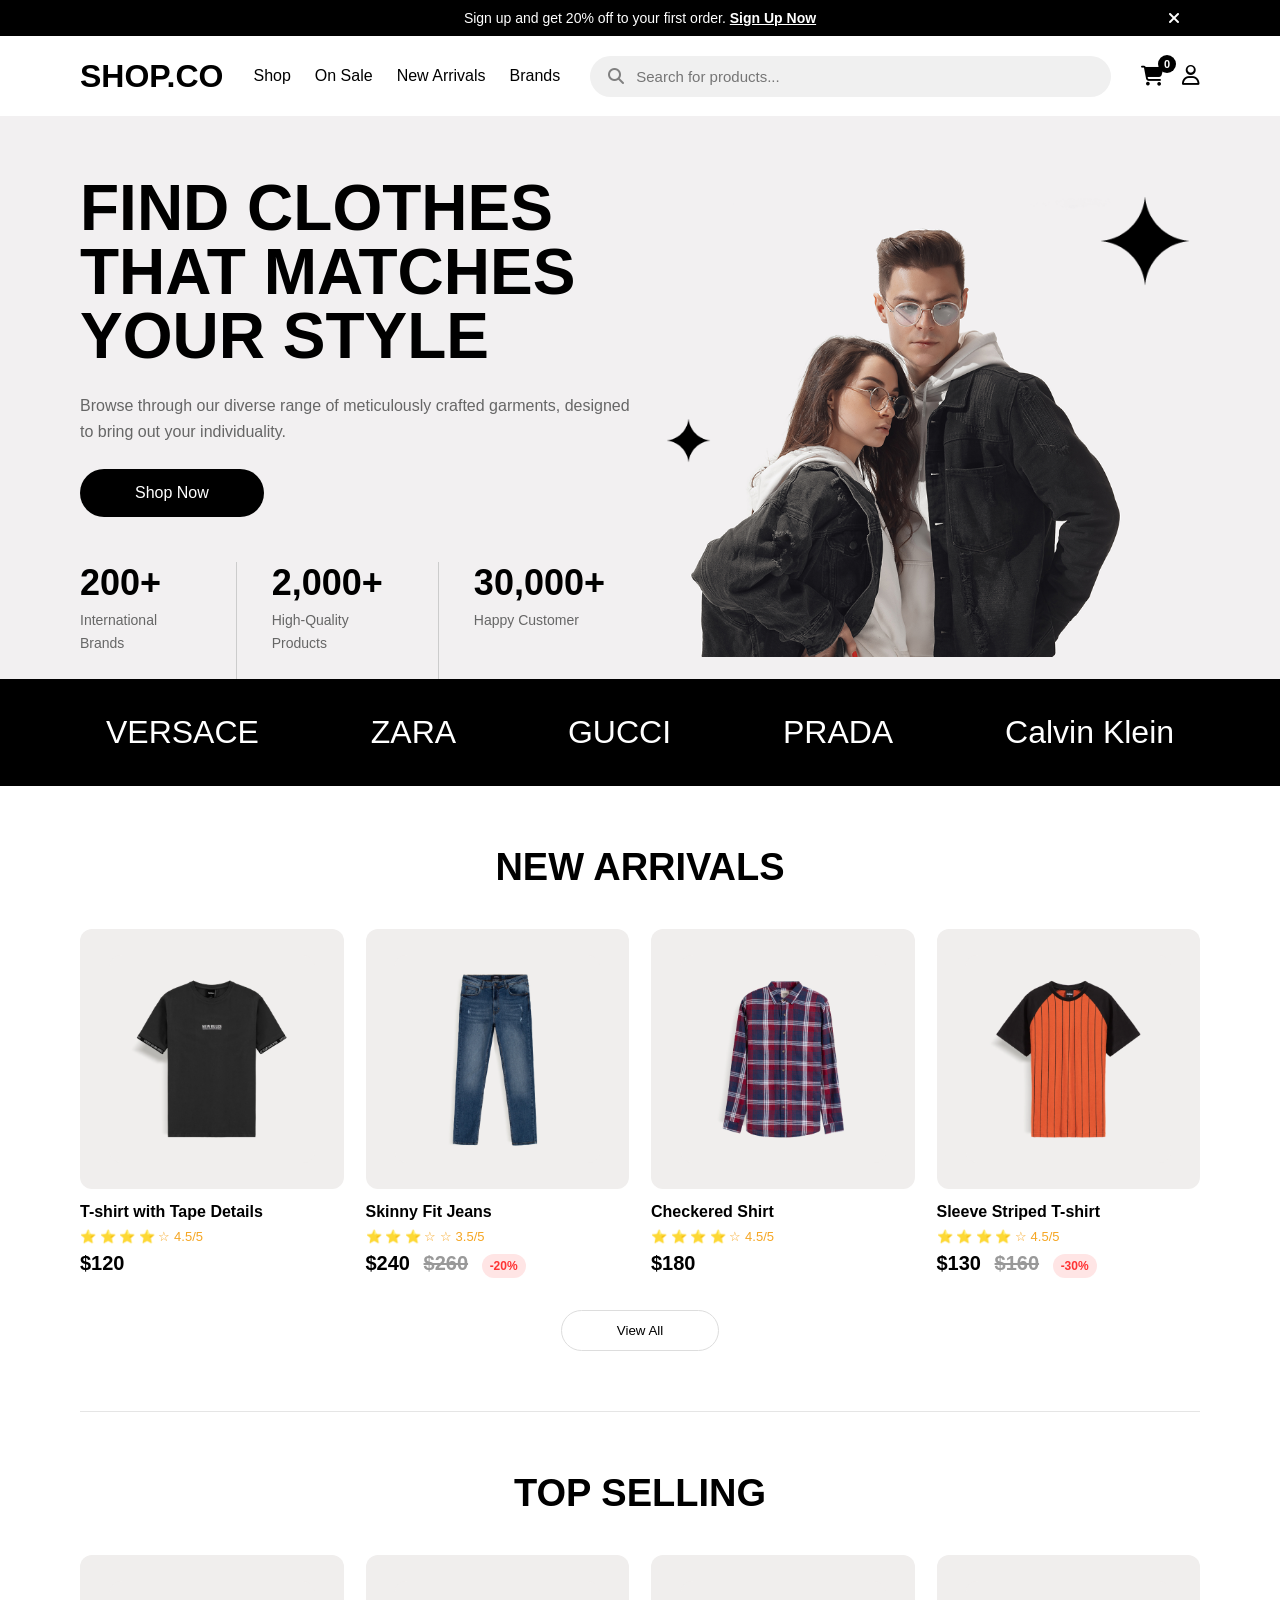
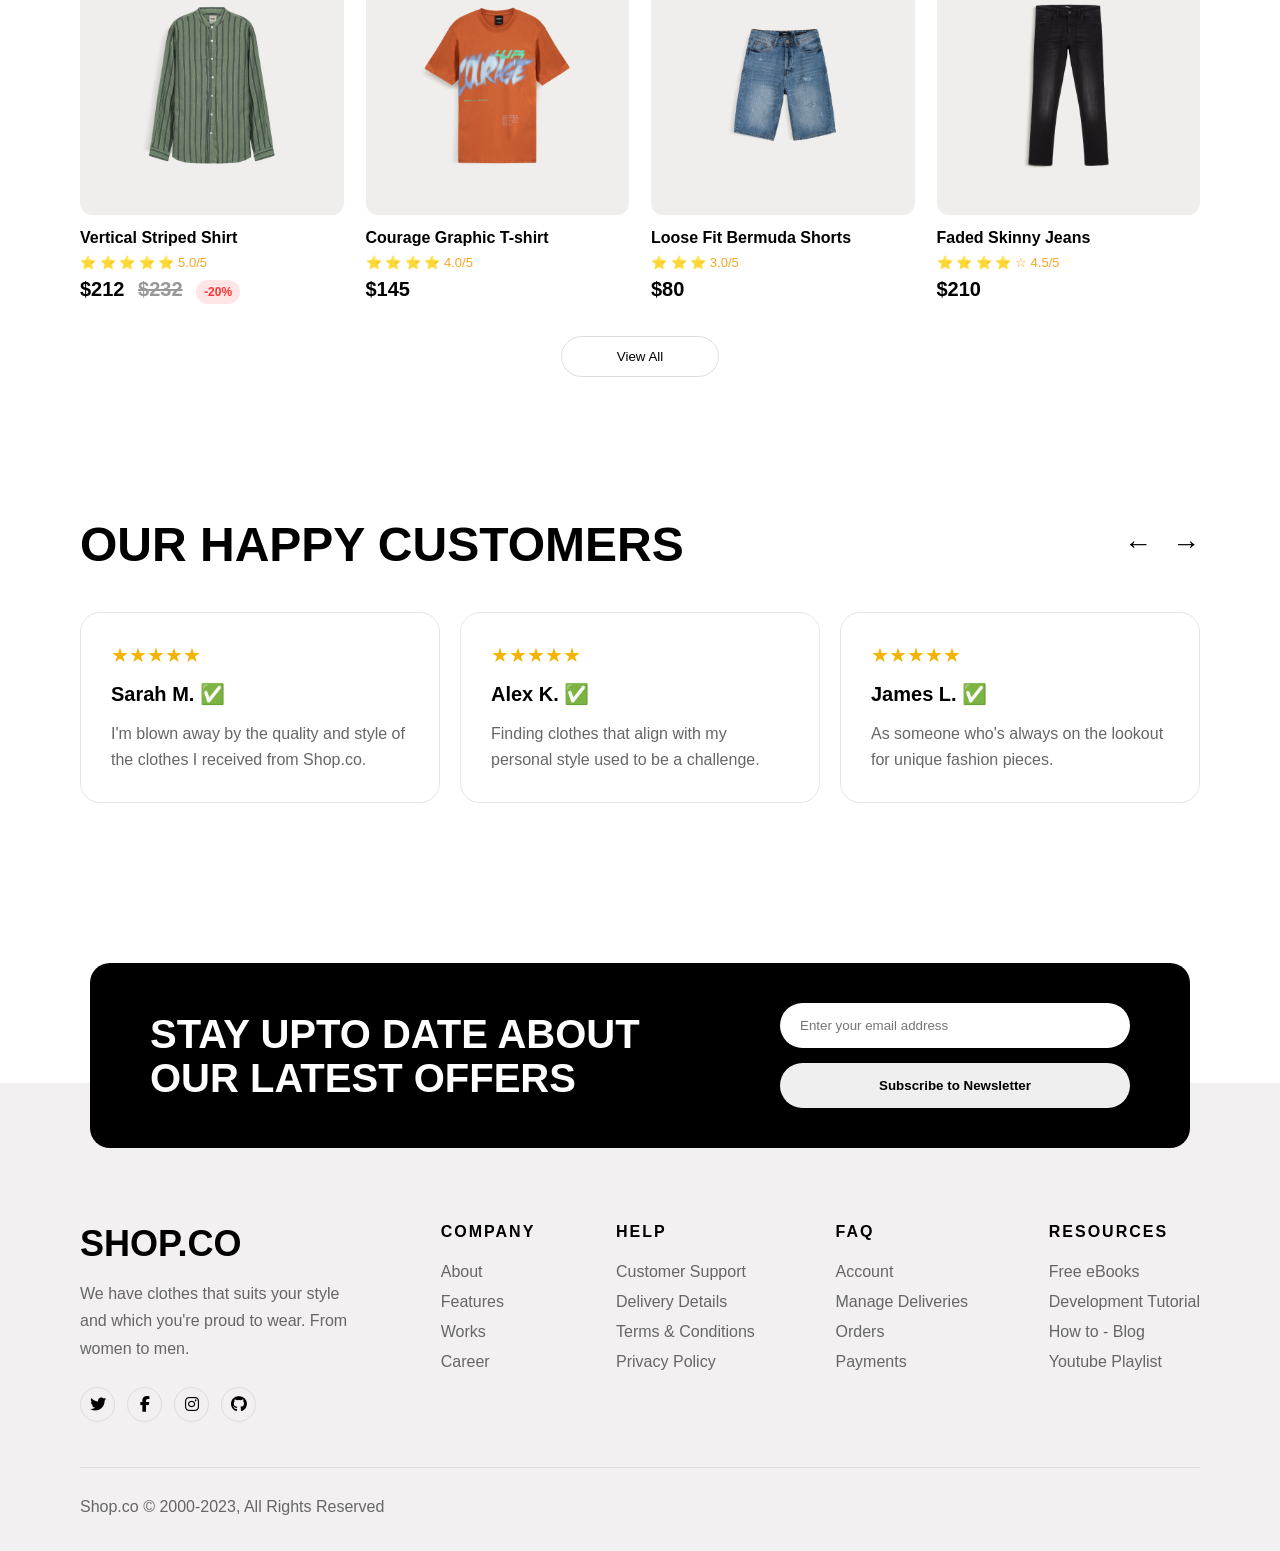
<file: index.html>
<!DOCTYPE html>
<html lang="en">
<head>
  <meta charset="UTF-8">
  <meta name="viewport" content="width=device-width, initial-scale=1.0">
  <title>SHOP.CO Clone</title>

  <link rel="stylesheet" href="css/home.css">
  <link rel="stylesheet" href="css/navbar.css">
  <link rel="stylesheet" href="css/footer.css">

  <!-- Icons -->
  <link rel="stylesheet"
  href="https://cdnjs.cloudflare.com/ajax/libs/font-awesome/6.5.1/css/all.min.css">
</head>
<body>

  <!-- Top Offer Bar -->
 <!-- Navbar -->
<div id="navbar-container"></div>

<!-- Hero Section -->

<section class="hero">

    <img src="images/star1.png" class="star-big">
<img src="images/star2.png" class="star-small">

  <!-- Left Content -->

  <div class="hero-left">

    <h1>
      FIND CLOTHES THAT MATCHES YOUR STYLE
    </h1>

    <p>
      Browse through our diverse range of meticulously crafted garments,
      designed to bring out your individuality.
    </p>

    <button>Shop Now</button>
    <div class="stats">

  <div class="stat-box">
    <h2>200+</h2>
    <p>International Brands</p>
  </div>

  <div class="stat-box">
    <h2>2,000+</h2>
    <p>High-Quality Products</p>
  </div>

  <div class="stat-box">
    <h2>30,000+</h2>
    <p>Happy Customer</p>
  </div>

</div>

  </div>

  <!-- Right Image -->

  <div class="hero-right">

    <img src="images/hero.png" alt="hero image">

  </div>

</section>

<section class="brands">

    <h2>VERSACE</h2>
    <h2>ZARA</h2>
    <h2>GUCCI</h2>
    <h2>PRADA</h2>
    <h2>Calvin Klein</h2>

</section>

<!-- New Arrivals Section -->
<section class="products-section">

  <h2 class="section-title">NEW ARRIVALS</h2>

  <div class="products-grid" id="new-arrivals-grid">


  </div>

  <button class="view-btn">View All</button>

</section>

<hr class="section-line">

<section class="products-section">

  <h2 class="section-title">TOP SELLING</h2>

  <div class="products-grid " id="top-selling-grid">


  </div>

  <button class="view-btn">View All</button>

</section>

<!-- Dress Style Image Section -->
<!-- <section class="dress-image-section">

  <img src="images/dress-style.png" alt="Browse by Dress Style">

</section> -->

<section class="customers">

    <div class="customer-header">

        <h2>OUR HAPPY CUSTOMERS</h2>

        <div class="arrows">
            <span>&larr;</span>
            <span>&rarr;</span>
        </div>

    </div>

    <div class="customer-cards">

        <div class="customer-card">

            <div class="stars">★★★★★</div>

            <h3>Sarah M. ✅</h3>

            <p>
                I'm blown away by the quality and style of the clothes I received from Shop.co.
            </p>

        </div>

        <div class="customer-card">

            <div class="stars">★★★★★</div>

            <h3>Alex K. ✅</h3>

            <p>
                Finding clothes that align with my personal style used to be a challenge.
            </p>

        </div>

        <div class="customer-card">

            <div class="stars">★★★★★</div>

            <h3>James L. ✅</h3>

            <p>
                As someone who's always on the lookout for unique fashion pieces.
            </p>

        </div>

    </div>

    </section>

    <!-- newsletter component -->

<div id="newsletter-container"></div>

<!-- footer components -->
<div id="footer-container"></div>

</body>
<script src="js/components.js"></script>
<script src="js/cartCounter.js"></script>
<script src="js/home.js"></script>
</html>
</file>
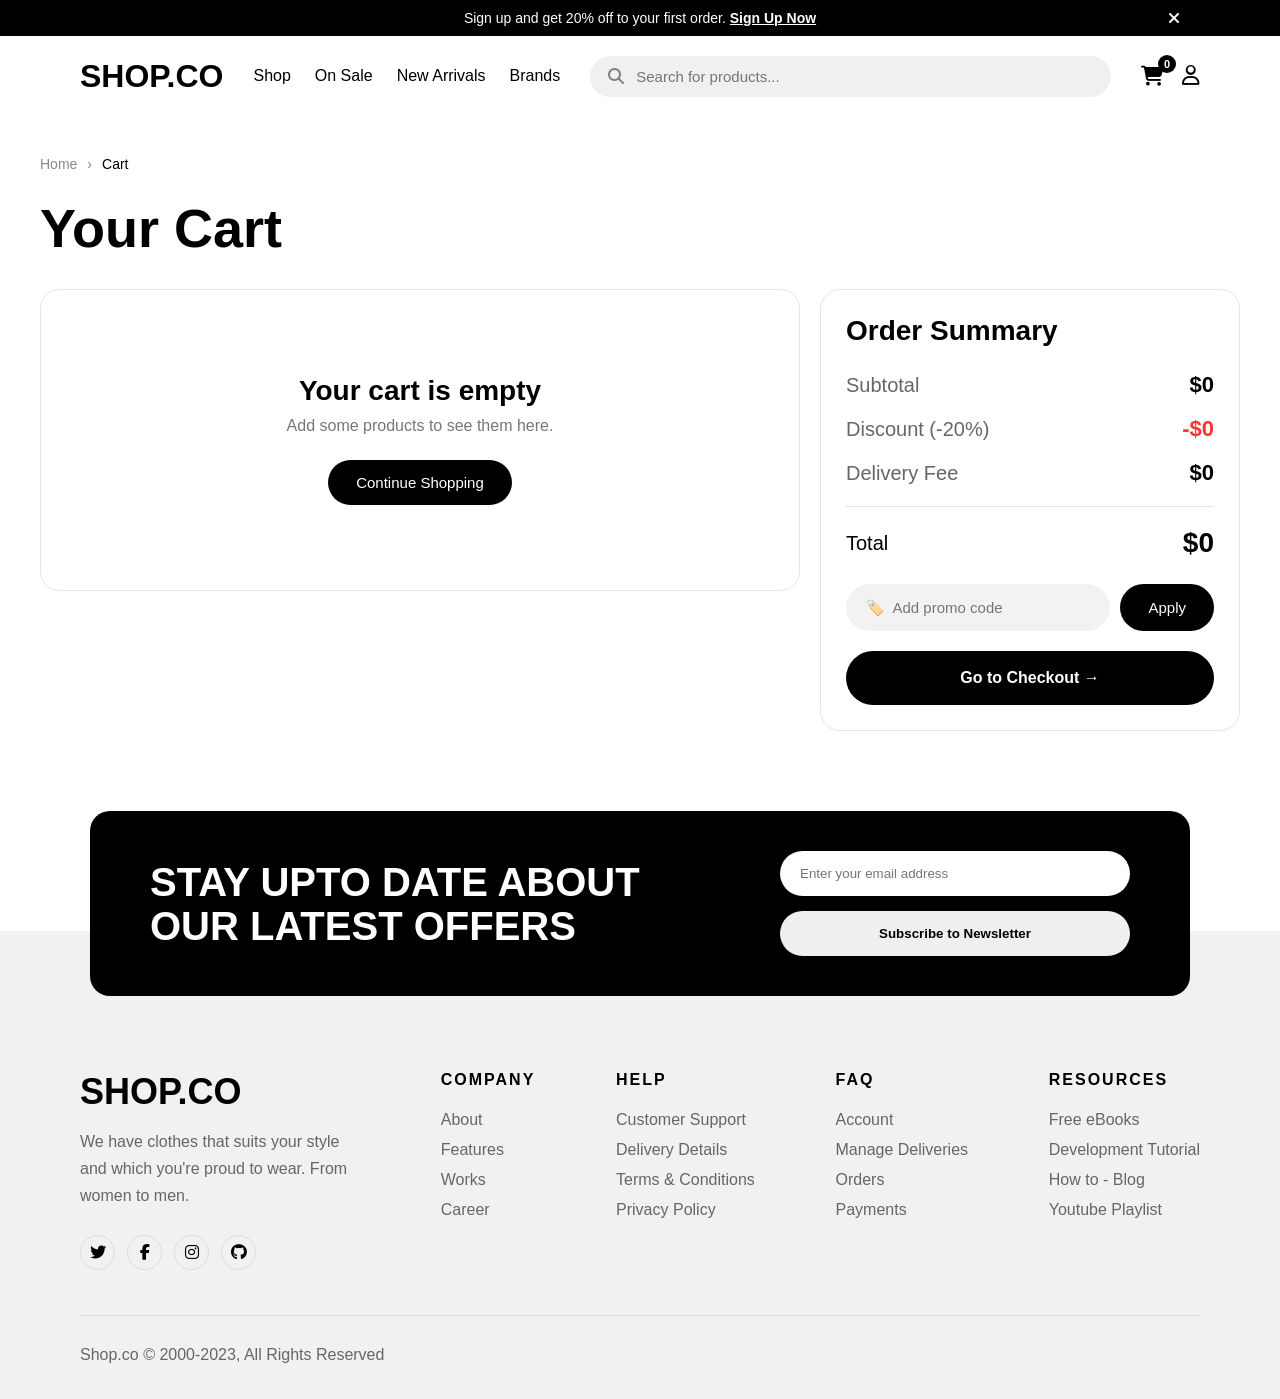
<file: pages/cart.html>
<!DOCTYPE html>
<html lang="en">
<head>
    <meta charset="UTF-8">
    <meta name="viewport" content="width=device-width, initial-scale=1.0">
    <title>Cart - SHOP.CO</title>

    <link rel="stylesheet" href="../css/navbar.css">
    <link rel="stylesheet" href="../css/cart.css">
    <link rel="stylesheet" href="../css/footer.css">
    <link rel="stylesheet" href="../css/toast.css">

    <link rel="stylesheet" href="https://cdnjs.cloudflare.com/ajax/libs/font-awesome/6.5.0/css/all.min.css">

    <script src="../js/components.js" defer></script>
</head>
<body>

    <div id="navbar-container"></div>

    <main class="cart-page">

        <div class="breadcrumb">
            <a href="../index.html">Home</a>
            <span>›</span>
            <p>Cart</p>
        </div>

        <h1>Your Cart</h1>

        <section class="cart-layout">

            <div class="cart-items" id="cart-items"></div>

            <div class="order-summary" id="order-summary">

                <h2>Order Summary</h2>

                <div class="summary-row">
                    <span>Subtotal</span>
                    <strong id="subtotal">$0</strong>
                </div>

                <div class="summary-row">
                    <span>Discount (-20%)</span>
                    <strong class="discount-price" id="discount">-$0</strong>
                </div>

                <div class="summary-row">
                    <span>Delivery Fee</span>
                    <strong id="delivery-fee">$0</strong>
                </div>

                <div class="summary-line"></div>

                <div class="summary-row total-row">
                    <span>Total</span>
                    <strong id="total-price">$0</strong>
                </div>

                <div class="promo-box">
                    <input type="text" id="promo-code" placeholder="🏷️  Add promo code">
                    <button>Apply</button>
                </div>

                <button class="checkout-btn">
                    Go to Checkout →
                </button>

            </div>

        </section>

    </main>

    <div id="newsletter-container"></div>

    <div id="footer-container"></div>

    <script src="../js/cartCounter.js"></script>
    <script src="../js/toast.js"></script>
    <script src="../js/cart.js"></script>

</body>
</html>
</file>
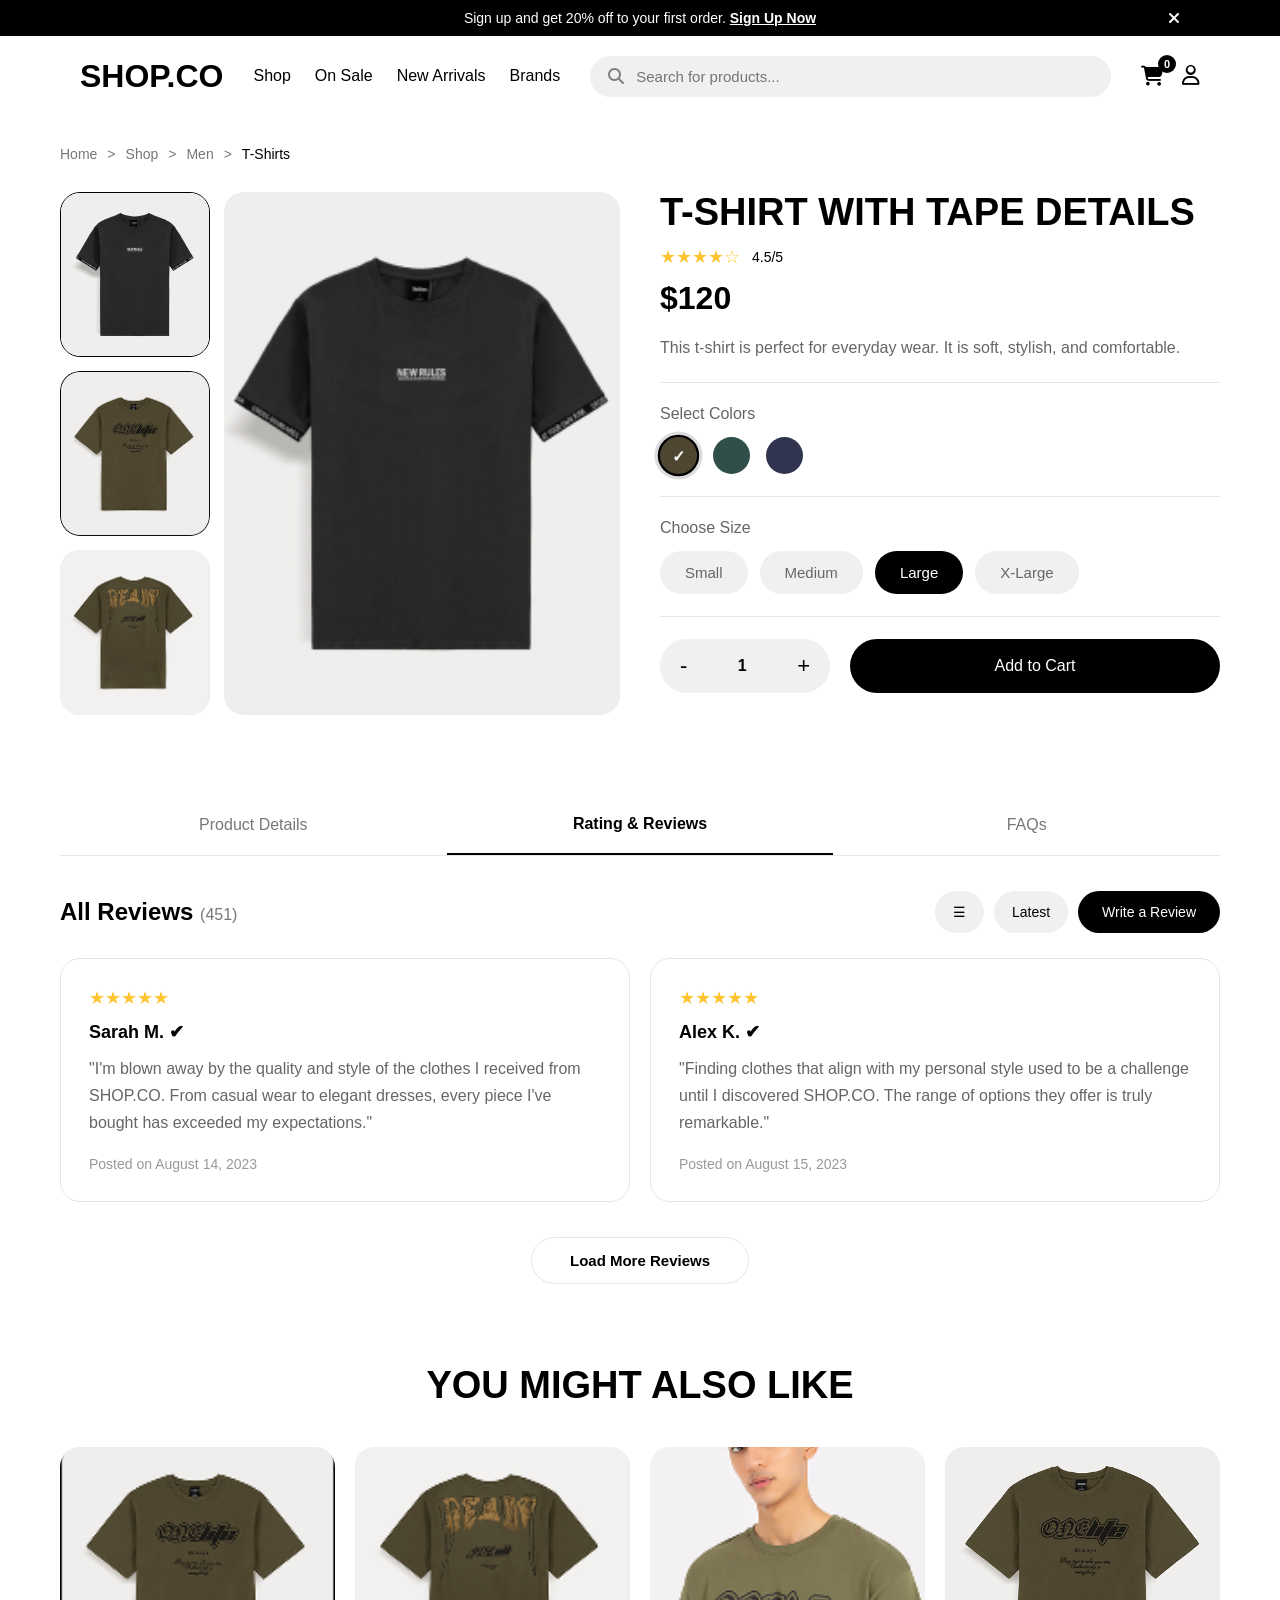
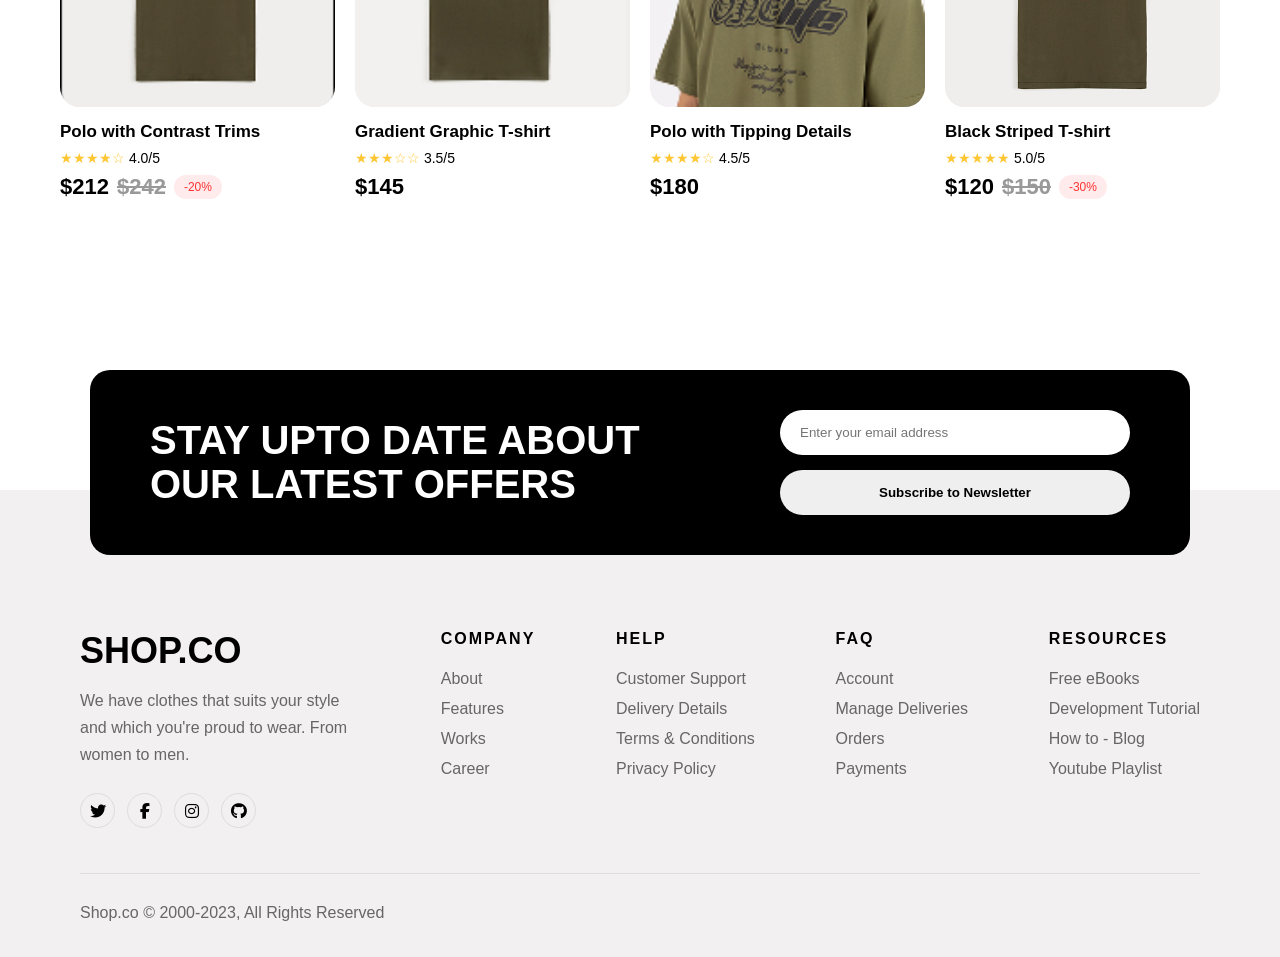
<file: pages/product.html>
<!DOCTYPE html>
<html lang="en">
<head>
    <meta charset="UTF-8">
    <meta name="viewport" content="width=device-width, initial-scale=1.0">
    <title>Product Details - SHOP.CO</title>

    <link rel="stylesheet" href="../css/navbar.css">
    <link rel="stylesheet" href="../css/footer.css">
    <link rel="stylesheet" href="../css/product.css">
    <link rel="stylesheet" href="../css/toast.css"> 

    <link rel="stylesheet" href="https://cdnjs.cloudflare.com/ajax/libs/font-awesome/6.5.1/css/all.min.css">
</head>
<body>

    <!-- Navbar -->
    <div id="navbar-container"></div>

    <!-- Product Details Section -->
    <section class="product-details">

        <div class="breadcrumb">
            <a href="../index.html">Home</a>
            <span>></span>
            <a href="#">Shop</a>
            <span>></span>
            <a href="#">Men</a>
            <span>></span>
            <p id="breadcrumb-category">T-Shirts</p>
        </div>

        <div class="product-container">

            <!-- Product Images -->
            <div class="product-gallery">

                <div class="small-images" id="thumbnail-container">
                    <img src="../images/product-1.png" alt="Product thumbnail">
                    <img src="../images/product-2.png" alt="Product thumbnail">
                    <img src="../images/product-3.png" alt="Product thumbnail">
                </div>

                <div class="main-image">
                    <img id="main-product-image" src="../images/product-main.png" alt="Main product image">
                </div>

            </div>

            <!-- Product Info -->
            <div class="product-info">

                <h1 id="product-name">ONE LIFE GRAPHIC T-SHIRT</h1>

                <div class="rating">
                    <span id="product-stars">★★★★★</span>
                    <span id="product-rating">4.5/5</span> 
                </div>

                <div class="price">
                    <h2 id="product-price">$260</h2>
                    <del id="product-old-price">$300</del>
                    <div class="discount" id="product-discount">-40%</div>
                </div>

                <p class="description" id="product-description">
                    This graphic t-shirt which is perfect for any occasion.
                    Crafted from a soft and breathable fabric, it offers superior
                    comfort and style.
                </p>

                <hr>

                <div class="colors-section">
                    <p>Select Colors</p>

                    <div class="colors" id="product-colors">
                        <button class="color brown active-color" data-color="brown"></button>
                        <button class="color green" data-color="green"></button>
                        <button class="color navy" data-color="navy"></button>
                    </div>
                </div>

                <hr>

                <div class="sizes-section">
                    <p>Choose Size</p>

                    <div class="sizes" id="product-sizes">
                        <button data-size="Small">Small</button>
                        <button data-size="Medium">Medium</button>
                        <button class="active-size" data-size="Large">Large</button>
                        <button data-size="X-Large">X-Large</button>
                    </div>
                </div>

                <hr>

                <div class="cart-section">

                    <div class="quantity">
                        <button id="decrease-qty">-</button>
                        <span id="product-quantity">1</span>
                        <button id="increase-qty">+</button>
                    </div>

                    <button class="add-cart" id="add-to-cart-btn">
                        Add to Cart
                    </button>

                </div>

            </div>

        </div>

    </section>

    <!-- Product Tabs Section -->
    <section class="product-tabs">

        <div class="tabs-header">
            <button data-tab="details">Product Details</button>
            <button class="active-tab" data-tab="reviews">Rating & Reviews</button>
            <button data-tab="faqs">FAQs</button>
        </div>

        <div class="reviews-top">
            <h2>
                All Reviews
                <span id="reviews-count">(451)</span>
            </h2>

            <div class="review-actions">
                <button class="filter-btn">☰</button>
                <button class="latest-btn">Latest</button>
                <button class="write-review-btn">Write a Review</button>
            </div>
        </div>

        <div class="reviews-grid" id="reviews-container">

            <div class="review-card">
                <div class="review-stars">★★★★★</div>

                <h3>Sarah M. ✔</h3>

                <p>
                    "I'm blown away by the quality and style of the clothes I received from SHOP.CO.
                    From casual wear to elegant dresses, every piece I've bought has exceeded my expectations."
                </p>

                <span>Posted on August 14, 2023</span>
            </div>

            <div class="review-card">
                <div class="review-stars">★★★★★</div>

                <h3>Alex K. ✔</h3>

                <p>
                    "Finding clothes that align with my personal style used to be a challenge until I discovered SHOP.CO.
                    The range of options they offer is truly remarkable."
                </p>

                <span>Posted on August 15, 2023</span>
            </div>

        </div>

        <div class="load-more-box">
            <button id="load-more-reviews">Load More Reviews</button>
        </div>

    </section>

    <section class="related-products">

    <h2>YOU MIGHT ALSO LIKE</h2>

    <div class="related-products-grid">

        <!-- Product Card 1 -->
        <div class="product-card">
            <div class="product-image">
                <img src="../images/product-1.png" alt="">
            </div>

            <h3>Polo with Contrast Trims</h3>
            <p class="stars">★★★★☆ <span>4.0/5</span></p>

            <div class="product-price">
                <strong>$212</strong>
                <del>$242</del>
                <span>-20%</span>
            </div>
        </div>

        <!-- Product Card 2 -->
        <div class="product-card">
            <div class="product-image">
                <img src="../images/product-2.png" alt="">
            </div>

            <h3>Gradient Graphic T-shirt</h3>
            <p class="stars">★★★☆☆ <span>3.5/5</span></p>

            <div class="product-price">
                <strong>$145</strong>
            </div>
        </div>

        <!-- Product Card 3 -->
        <div class="product-card">
            <div class="product-image">
                <img src="../images/product-3.png" alt="">
            </div>

            <h3>Polo with Tipping Details</h3>
            <p class="stars">★★★★☆ <span>4.5/5</span></p>

            <div class="product-price">
                <strong>$180</strong>
            </div>
        </div>

        <!-- Product Card 4 -->
        <div class="product-card">
            <div class="product-image">
                <img src="../images/product-main.png" alt="">
            </div>

            <h3>Black Striped T-shirt</h3>
            <p class="stars">★★★★★ <span>5.0/5</span></p>

            <div class="product-price">
                <strong>$120</strong>
                <del>$150</del>
                <span>-30%</span>
            </div>
        </div>

    </div>

</section>

    <!-- Newsletter -->
    <div id="newsletter-container"></div>

    <!-- Footer -->
    <div id="footer-container"></div>

    <script src="../js/components.js"></script>
    <script src="../js/toast.js"></script>
    <script src="../js/cartCounter.js"></script>
    <script src="../js/product.js"></script>
    
</body>
</html>
</file>
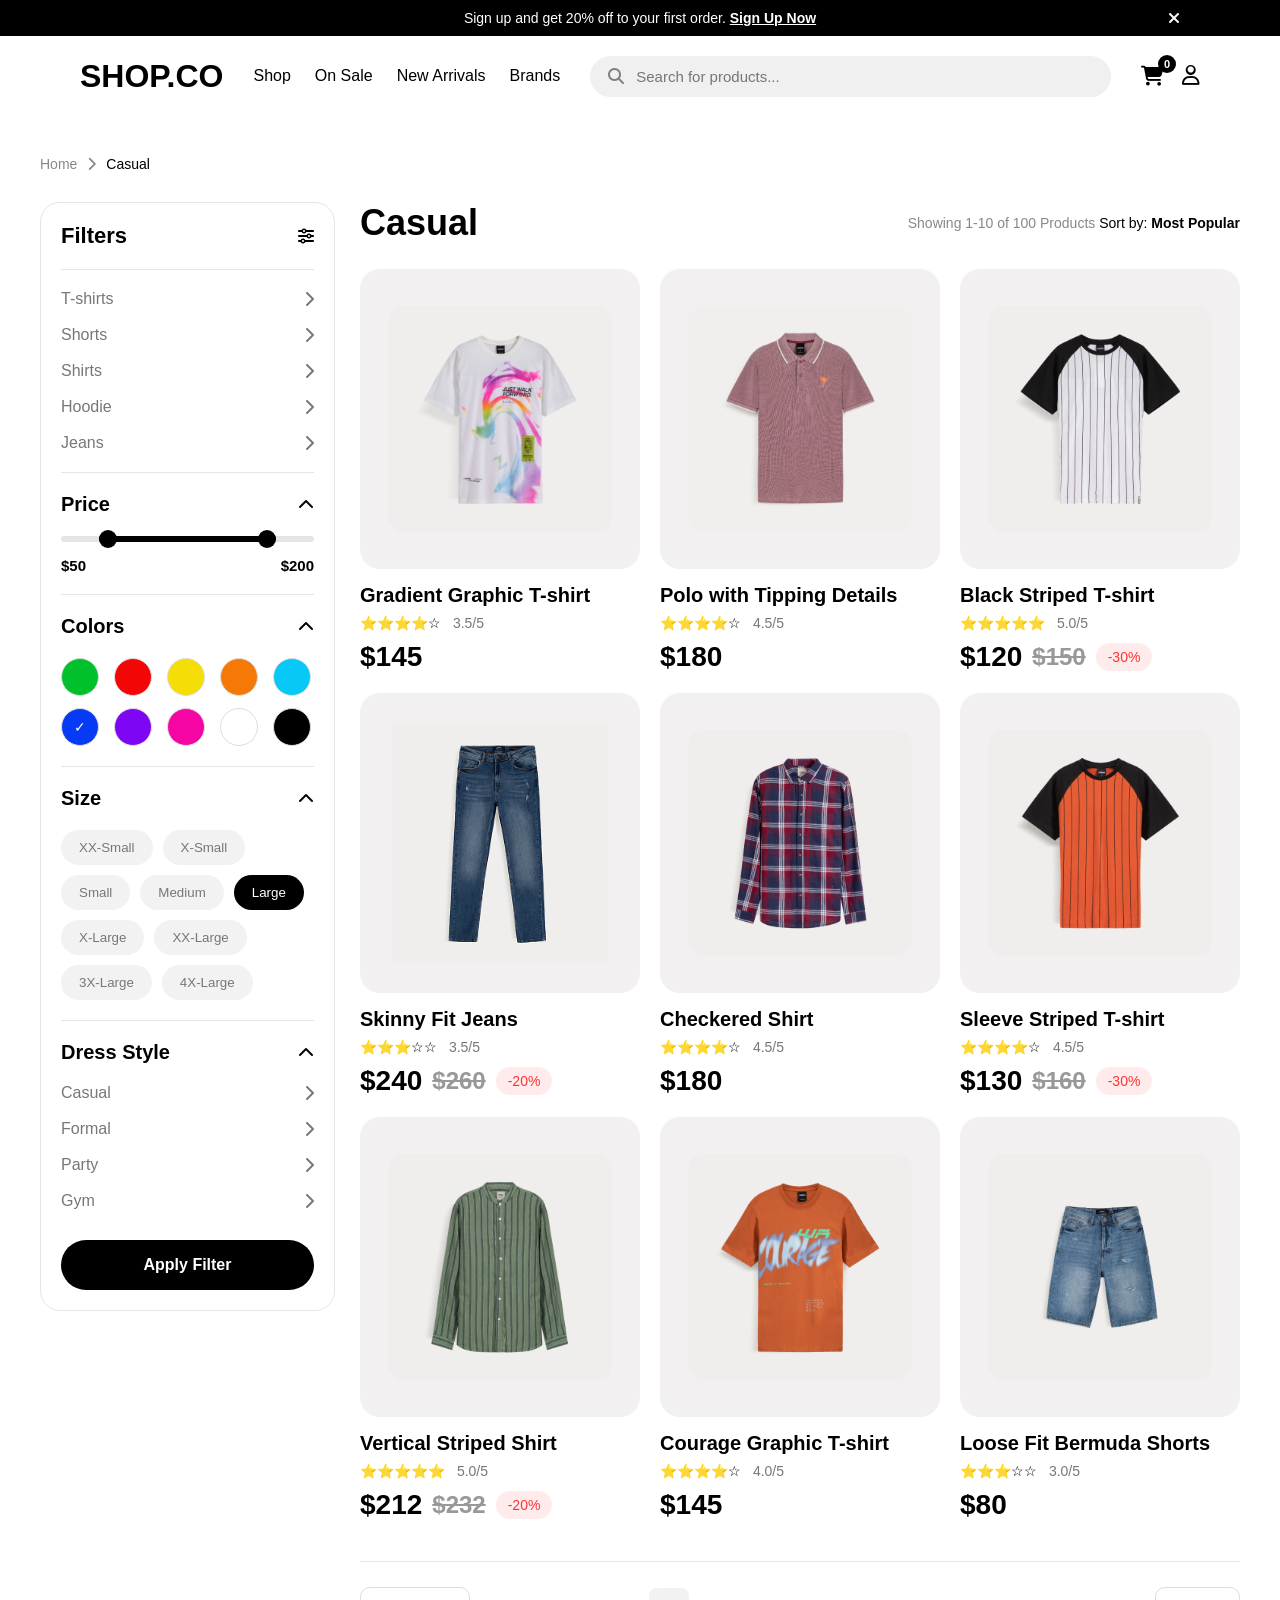
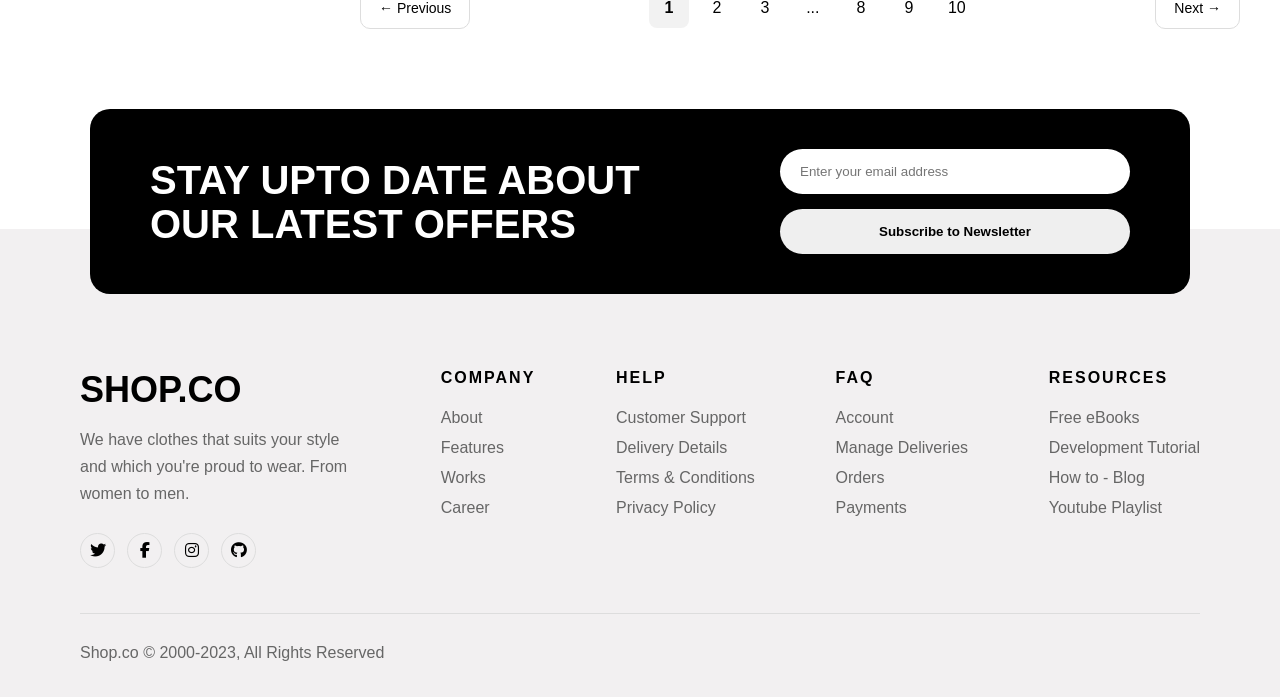
<file: pages/shop.html>
<!DOCTYPE html>
<html lang="en">
<head>
    <meta charset="UTF-8">
    <meta name="viewport" content="width=device-width, initial-scale=1.0">
    <title>Shop - SHOP.CO</title>

    <link rel="stylesheet" href="../css/navbar.css">
    <link rel="stylesheet" href="../css/shop.css">
    <link rel="stylesheet" href="../css/footer.css">

    <link rel="stylesheet" href="https://cdnjs.cloudflare.com/ajax/libs/font-awesome/6.5.0/css/all.min.css">

    <script src="../js/components.js" defer></script>
</head>
<body>

    <div id="navbar-container"></div>

    <main class="shop-page">

        <div class="breadcrumb">
            <a href="../index.html">Home</a>
            <i class="fa-solid fa-chevron-right"></i>
            <span>Casual</span>
        </div>

        <section class="shop-layout">

            <aside class="filters-sidebar">

    <div class="filter-header">
        <h3>Filters</h3>
        <i class="fa-solid fa-sliders"></i>
    </div>

    <div class="filter-section">

        <div class="filter-item">
            <span>T-shirts</span>
            <i class="fa-solid fa-chevron-right"></i>
        </div>

        <div class="filter-item">
            <span>Shorts</span>
            <i class="fa-solid fa-chevron-right"></i>
        </div>

        <div class="filter-item">
            <span>Shirts</span>
            <i class="fa-solid fa-chevron-right"></i>
        </div>

        <div class="filter-item">
            <span>Hoodie</span>
            <i class="fa-solid fa-chevron-right"></i>
        </div>

        <div class="filter-item">
            <span>Jeans</span>
            <i class="fa-solid fa-chevron-right"></i>
        </div>

    </div>

    <div class="filter-section">
        <div class="filter-title">
            <h4>Price</h4>
            <i class="fa-solid fa-chevron-up"></i>
        </div>

<div class="price-slider">

    <div class="slider-line">
        <div class="slider-active"></div>

        <span class="slider-dot left-dot"></span>
        <span class="slider-dot right-dot"></span>
    </div>

    <div class="price-values">
        <span>$50</span>
        <span>$200</span>
    </div>

</div>    </div>

    <div class="filter-section">
        <div class="filter-title">
            <h4>Colors</h4>
            <i class="fa-solid fa-chevron-up"></i>
        </div>

        <div class="colors-grid">

            <span class="color green"></span>
            <span class="color red"></span>
            <span class="color yellow"></span>
            <span class="color orange"></span>
            <span class="color blue"></span>

            <span class="color darkblue active"></span>
            <span class="color purple"></span>
            <span class="color pink"></span>
            <span class="color white"></span>
            <span class="color black"></span>

        </div>
    </div>

    <div class="filter-section">
        <div class="filter-title">
            <h4>Size</h4>
            <i class="fa-solid fa-chevron-up"></i>
        </div>

        <div class="sizes-grid">

            <button>XX-Small</button>
            <button>X-Small</button>
            <button>Small</button>
            <button>Medium</button>

            <button class="active-size">Large</button>
            <button>X-Large</button>
            <button>XX-Large</button>
            <button>3X-Large</button>
            <button>4X-Large</button>

        </div>
    </div>

    <div class="filter-section">

        <div class="filter-title">
            <h4>Dress Style</h4>
            <i class="fa-solid fa-chevron-up"></i>
        </div>

        <div class="filter-item">
            <span>Casual</span>
            <i class="fa-solid fa-chevron-right"></i>
        </div>

        <div class="filter-item">
            <span>Formal</span>
            <i class="fa-solid fa-chevron-right"></i>
        </div>

        <div class="filter-item">
            <span>Party</span>
            <i class="fa-solid fa-chevron-right"></i>
        </div>

        <div class="filter-item">
            <span>Gym</span>
            <i class="fa-solid fa-chevron-right"></i>
        </div>

    </div>

    <button class="apply-filter-btn">
        Apply Filter
    </button>

</aside>

            <section class="products-section">
                <div class="products-header">
                    <h1>Casual</h1>

                    <p>
                        Showing 1-10 of 100 Products
                        <span>Sort by: <b>Most Popular</b></span>
                    </p>
                </div>

                <div class="products-grid" id="products-grid">
                    <!-- Product cards next step mein add karenge -->
                     <div class="product-card">
    <div class="product-image">
        <img src="../images/product1.png" alt="Gradient Graphic T-shirt">
    </div>
    <h3 class="product-name">Gradient Graphic T-shirt</h3>
    <div class="product-rating">⭐⭐⭐⭐☆ <span>3.5/5</span></div>
    <div class="product-price"><span class="current-price">$145</span></div>
</div>

<div class="product-card">
    <div class="product-image">
        <img src="../images/product2.png" alt="Polo with Tipping Details">
    </div>
    <h3 class="product-name">Polo with Tipping Details</h3>
    <div class="product-rating">⭐⭐⭐⭐☆ <span>4.5/5</span></div>
    <div class="product-price"><span class="current-price">$180</span></div>
</div>

<div class="product-card">
    <div class="product-image">
        <img src="../images/product3.png" alt="Black Striped T-shirt">
    </div>
    <h3 class="product-name">Black Striped T-shirt</h3>
    <div class="product-rating">⭐⭐⭐⭐⭐ <span>5.0/5</span></div>
    <div class="product-price">
        <span class="current-price">$120</span>
        <span class="old-price">$150</span>
        <span class="discount">-30%</span>
    </div>
</div>

<div class="product-card">
    <div class="product-image">
        <img src="../images/product4.png" alt="Skinny Fit Jeans">
    </div>
    <h3 class="product-name">Skinny Fit Jeans</h3>
    <div class="product-rating">⭐⭐⭐☆☆ <span>3.5/5</span></div>
    <div class="product-price">
        <span class="current-price">$240</span>
        <span class="old-price">$260</span>
        <span class="discount">-20%</span>
    </div>
</div>

<div class="product-card">
    <div class="product-image">
        <img src="../images/product5.png" alt="Checkered Shirt">
    </div>
    <h3 class="product-name">Checkered Shirt</h3>
    <div class="product-rating">⭐⭐⭐⭐☆ <span>4.5/5</span></div>
    <div class="product-price"><span class="current-price">$180</span></div>
</div>

<div class="product-card">
    <div class="product-image">
        <img src="../images/product6.png" alt="Sleeve Striped T-shirt">
    </div>
    <h3 class="product-name">Sleeve Striped T-shirt</h3>
    <div class="product-rating">⭐⭐⭐⭐☆ <span>4.5/5</span></div>
    <div class="product-price">
        <span class="current-price">$130</span>
        <span class="old-price">$160</span>
        <span class="discount">-30%</span>
    </div>
</div>

<div class="product-card">
    <div class="product-image">
        <img src="../images/product7.png" alt="Vertical Striped Shirt">
    </div>
    <h3 class="product-name">Vertical Striped Shirt</h3>
    <div class="product-rating">⭐⭐⭐⭐⭐ <span>5.0/5</span></div>
    <div class="product-price">
        <span class="current-price">$212</span>
        <span class="old-price">$232</span>
        <span class="discount">-20%</span>
    </div>
</div>

<div class="product-card">
    <div class="product-image">
        <img src="../images/product8.png" alt="Courage Graphic T-shirt">
    </div>
    <h3 class="product-name">Courage Graphic T-shirt</h3>
    <div class="product-rating">⭐⭐⭐⭐☆ <span>4.0/5</span></div>
    <div class="product-price"><span class="current-price">$145</span></div>
</div>

<div class="product-card">
    <div class="product-image">
        <img src="../images/product9.png" alt="Loose Fit Bermuda Shorts">
    </div>
    <h3 class="product-name">Loose Fit Bermuda Shorts</h3>
    <div class="product-rating">⭐⭐⭐☆☆ <span>3.0/5</span></div>
    <div class="product-price"><span class="current-price">$80</span></div>
</div>
                </div>


                <div class="pagination">

    <button class="page-btn">
        ← Previous
    </button>

    <div class="page-numbers">
        <span class="active-page">1</span>
        <span>2</span>
        <span>3</span>
        <span>...</span>
        <span>8</span>
        <span>9</span>
        <span>10</span>
    </div>

    <button class="page-btn">
        Next →
    </button>

</div>
                
            </section>

        </section>

    </main>

    <div id="newsletter-container"></div>
    <div id="footer-container"></div>

</body>
</html>
</file>
<file: css/home.css>
* {
  margin: 0;
  padding: 0;
  box-sizing: border-box;
}

body {
  font-family: Arial, sans-serif;
}



/* Hero Section */

.hero {
  background-color: #f2f0f1;

  display: flex;
  justify-content: space-between;
  align-items: center;

  padding: 60px 80px 0 80px;
}

.hero-left {
  width: 50%;
}

.hero-left h1 {
  font-size: 64px;
  font-weight: 900;
  line-height: 1;
}

.hero-left p {
  margin: 25px 0;

  color: #666;
  font-size: 16px;
  line-height: 1.6;
}

.hero-left button {
  background-color: black;
  color: white;

  border: none;
  border-radius: 30px;

  padding: 15px 55px;

  font-size: 16px;
  cursor: pointer;
}

.hero-right {
  width: 50%;

  display: flex;
  justify-content: center;
}

.hero-right img {
  width: 90%;
}

.hero {
  position: relative;
}

/* Stars */

.star-big {
  position: absolute;

  top: 80px;
  right: 90px;

  width: 90px;
}

.star-small {
  position: absolute;

  top: 302px;
  left: 52%;

  width: 45px;
}


/* Stats */

.stats {
  display: flex;
  gap: 35px;
  margin-top: 45px;
}

.stat-box {
  padding-right: 35px;
  border-right: 1px solid #ccc;
}

.stat-box:last-child {
  border-right: none;
}

.stat-box h2 {
  font-size: 36px;
  font-weight: 800;
}

.stat-box p {
  margin-top: 5px;
  color: #666;
  font-size: 14px;
}

.brands {
    background: black;
    color: white;

    display: flex;
    justify-content: space-around;
    align-items: center;

    padding: 35px 50px;
}

.brands h2 {
    font-size: 32px;
    font-weight: 500;
}


/* Products Section */

.products-section {
  padding: 60px 80px;
  background-color: white;
}

.section-title {
  text-align: center;
  font-size: 38px;
  font-weight: 900;
  margin-bottom: 40px;
}

.products-grid {
  display: grid;
  grid-template-columns: repeat(4, 1fr);
  gap: 22px;
}

.product-card {
  width: 100%;
}

.product-image {
  background-color: #f0eeed;
  border-radius: 12px;
  height: 260px;

  display: flex;
  align-items: center;
  justify-content: center;
}

.product-image img {
  width: 80%;
  height: 80%;
  object-fit: contain;
}

.product-card h3 {
  margin-top: 14px;
  font-size: 16px;
  font-weight: 700;
}

.rating {
  margin-top: 8px;
  font-size: 13px;
  color: #f5a623;
}

.price {
  margin-top: 8px;
  font-size: 20px;
  font-weight: 800;
  color: black;
}

.old-price {
  color: #999;
  text-decoration: line-through;
  margin-left: 8px;
}

.discount {
  background-color: #ffe5e5;
  color: #ff3333;
  font-size: 12px;
  padding: 5px 8px;
  border-radius: 20px;
  margin-left: 8px;
}

.view-btn {
  display: block;
  margin: 35px auto 0;

  background-color: white;
  border: 1px solid #ddd;
  border-radius: 30px;

  padding: 12px 55px;
  cursor: pointer;
}

.section-line {
  width: calc(100% - 160px);
  margin: 0 auto;
  border: none;
  border-top: 1px solid #e5e5e5;
}

/* Dress Style Full Image */

/* .dress-image-section {
  padding: 70px 80px;
}

.dress-image-section img {
  width: 100%;
  max-width: 1000px;

  display: block; 
  margin: 0 auto;

  border-radius: 30px;
} */

/* Happy Customers */

.customers {
    padding: 80px;
}

.customer-header {
    display: flex;
    justify-content: space-between;
    align-items: center;

    margin-bottom: 40px;
}

.customer-header h2 {
    font-size: 48px;
    font-weight: 900;
}

.arrows {
    display: flex;
    gap: 20px;

    font-size: 28px;
    cursor: pointer;
}

.customer-cards {
    display: flex;
    gap: 20px;
}

.customer-card {
    flex: 1;

    border: 1px solid #e5e5e5;
    border-radius: 20px;

    padding: 30px;
}

.stars {
    color: #f5b301;
    font-size: 20px;

    margin-bottom: 15px;
}

.customer-card h3 {
    margin-bottom: 15px;
    font-size: 20px;
}

.customer-card p {
    color: #666;
    line-height: 1.6;
}

.product-card {
    cursor: pointer;
}

.product-card h3 {
    cursor: pointer;
}

.product-image {
    cursor: pointer;
}

.product-card:hover h3 {
    text-decoration: underline;
}
</file>
<file: css/navbar.css>
/* Top Offer Bar */

* {
  margin: 0;
  padding: 0;
  box-sizing: border-box;
}

body {
  font-family: Arial, sans-serif;
}

.top-bar {
  background-color: black;
  color: white;

  display: flex;
  justify-content: center;
  align-items: center;

  padding: 10px 20px;

  position: relative;
}

.top-bar p {
  font-size: 14px;
}

.top-bar a {
  color: white;
  font-weight: bold;
}

.top-bar i {
  position: absolute;
  right: 100px;

  cursor: pointer;
}

/* nav bar css  */

/* Navbar */

.navbar {
  height: 80px;
  padding: 0 80px;

  display: flex;
  align-items: center;
  gap: 30px;

  background-color: white;
}

.logo {
  font-size: 32px;
  font-weight: 900;
}

.nav-links {
  display: flex;
  gap: 24px;
}

.nav-links a {
  text-decoration: none;
  color: black;
  font-size: 16px;
}

.search-box {
  flex: 1;
  background-color: #f0f0f0;
  border-radius: 30px;
  padding: 12px 18px;

  display: flex;
  align-items: center;
  gap: 12px;
}

.search-box i {
  color: gray;
}

.search-box input {
  border: none;
  outline: none;
  background: transparent;
  width: 100%;
  font-size: 15px;
}

.nav-icons {
  display: flex;
  gap: 18px;
  font-size: 20px;
}


.cart-icon {
    position: relative;
    color: black;
    text-decoration: none;
}

#cart-count {
    position: absolute;
    top: -10px;
    right: -12px;

    width: 18px;
    height: 18px;

    background: black;
    color: white;

    border-radius: 50%;

    font-size: 11px;
    font-weight: 700;

    display: flex;
    align-items: center;
    justify-content: center;
}
</file>
<file: css/footer.css>
html,
body {
    margin: 0;
    padding: 0;
    overflow-x: hidden;
}
* {
  margin: 0;
  padding: 0;
  box-sizing: border-box;
}

body {
  font-family: Arial, sans-serif;
}

/* Newsletter */
.newsletter {
    background: black;
    color: white;

    max-width: 1100px;
    margin: 80px auto -65px;

    padding: 40px 60px;
    border-radius: 20px;

    display: flex;
    justify-content: space-between;
    align-items: center;

    position: relative;
    z-index: 10;
}

.newsletter-left h2 {
    font-size: 40px;
    font-weight: 900;
    line-height: 1.1;
}

.newsletter-right {
    display: flex;
    flex-direction: column;
    gap: 15px;

    width: 350px;
}

.newsletter-right input {
    padding: 15px 20px;

    border: none;
    border-radius: 30px;

    outline: none;
}

.newsletter-right button {
    padding: 15px;

    border: none;
    border-radius: 30px;

    font-weight: 600;
    cursor: pointer;
}

/* Footer */
/* Footer */

.footer {
    background: #f2f0f1;
    padding: 140px 80px 35px;
    margin-bottom: 0;
}

.footer-top {
    display: flex;
    justify-content: space-between;
    gap: 40px;
}

.footer-brand {
    width: 280px;
}

.footer-brand h2 {
    font-size: 36px;
    font-weight: 900;
    margin-bottom: 15px;
}

.footer-brand p {
    color: #666;
    line-height: 1.7;
    margin-bottom: 25px;
}

.social-icons {
    display: flex;
    gap: 12px;
}

.social-icons i {
    width: 35px;
    height: 35px;
    border: 1px solid #ddd;
    border-radius: 50%;
    display: flex;
    justify-content: center;
    align-items: center;
    cursor: pointer;
}

.footer-links {
    display: flex;
    flex-direction: column;
    gap: 12px;
}

.footer-links h4 {
    margin-bottom: 10px;
    letter-spacing: 2px;
}

.footer-links a {
    text-decoration: none;
    color: #666;
}

.footer hr {
    margin: 45px 0 30px;
    border: none;
    border-top: 1px solid #ddd;
}

.footer-bottom {
    display: flex;
    justify-content: space-between;
    align-items: center;
}

.footer-bottom p {
    color: #666;
}

.payment-icons {
    display: flex;
    gap: 8px;
}

.payment-icons img {
    width: 45px;
    height: auto;
    object-fit: contain;
}
</file>
<file: css/cart.css>
/* ==========================
   CART PAGE
========================== */

.cart-page {
    max-width: 1240px;
    margin: 40px auto;
    padding: 0 20px;
}

/* Breadcrumb */

.breadcrumb {
    display: flex;
    align-items: center;
    gap: 10px;

    color: #888;
    font-size: 14px;

    margin-bottom: 25px;
}

.breadcrumb a {
    color: #888;
    text-decoration: none;
}

.breadcrumb p {
    color: black;
}

/* Title */

.cart-page h1 {
    font-size: 54px;
    font-weight: 900;

    margin-bottom: 30px;
}

/* Main Layout */

.cart-layout {
    display: flex;
    gap: 20px;
    align-items: flex-start;
}

/* Left Box */

.cart-items {
    flex: 1;

    border: 1px solid #e5e5e5;
    border-radius: 20px;

    padding: 25px;
}

/* Cart Item */

.cart-item {
    display: flex;
    align-items: center;

    position: relative;

    padding: 20px 0;

    border-bottom: 1px solid #e5e5e5;
}

.cart-item:last-child {
    border-bottom: none;
}

/* Image */

.cart-item img {
    width: 120px;
    height: 120px;

    object-fit: contain;

    background: #f2f0f1;

    border-radius: 12px;

    padding: 10px;

    margin-right: 18px;
}

/* Info */

.cart-info h3 {
    font-size: 24px;
    margin-bottom: 8px;
}

.cart-info p {
    font-size: 15px;
    color: #666;

    margin-bottom: 4px;
}

.cart-info span {
    color: black;
}

.cart-info h4 {
    margin-top: 15px;

    font-size: 30px;
}

/* Delete */

.delete-btn {
    position: absolute;

    top: 20px;
    right: 0;

    border: none;
    background: transparent;

    font-size: 22px;

    cursor: pointer;
}

/* Quantity */

.quantity-box {
    margin-left: auto;

    display: flex;
    align-items: center;
    gap: 22px;

    background: #f2f2f2;

    border-radius: 30px;

    padding: 12px 22px;
}

.quantity-box button {
    border: none;
    background: transparent;

    font-size: 28px;

    cursor: pointer;
}

.quantity-box span {
    font-size: 16px;
    font-weight: 600;
}

/* Right Side */

.order-summary {
    width: 420px;

    border: 1px solid #e5e5e5;
    border-radius: 20px;

    min-height: 300px;

    padding: 25px;
}


/* ==========================
   ORDER SUMMARY
========================== */

.order-summary h2 {
    font-size: 28px;
    margin-bottom: 25px;
}

.summary-row {
    display: flex;
    justify-content: space-between;
    align-items: center;

    margin-bottom: 18px;

    font-size: 20px;
}

.summary-row span {
    color: #666;
}

.summary-row strong {
    font-size: 22px;
}

.discount-price {
    color: #ff3333;
}

.summary-line {
    height: 1px;
    background: #e5e5e5;
    margin: 20px 0;
}

.total-row span {
    color: black;
}

.total-row strong {
    font-size: 28px;
}

.promo-box {
    display: flex;
    gap: 10px;

    margin: 25px 0 20px;
}

.promo-box input {
    flex: 1;

    border: none;
    outline: none;

    background: #f2f2f2;

    border-radius: 30px;

    padding: 15px 20px;

    font-size: 15px;
}

.promo-box button {
    border: none;

    background: black;
    color: white;

    border-radius: 30px;

    padding: 0 28px;

    font-size: 15px;

    cursor: pointer;
}

.checkout-btn {
    width: 100%;

    border: none;

    background: black;
    color: white;

    border-radius: 30px;

    padding: 18px;

    font-size: 16px;
    font-weight: 600;

    cursor: pointer;
}

.delete-btn i {
    color: #ff3333;
    font-size: 22px;
}

/* ========================================
   Empty Cart Design
======================================== */

.empty-cart {
    width: 100%;
    padding: 60px 20px;

    text-align: center;
}

.empty-cart h2 {
    font-size: 28px;
    font-weight: 800;

    margin-bottom: 10px;
}

.empty-cart p {
    font-size: 16px;
    color: #777;

    margin-bottom: 25px;
}

.empty-cart a {
    display: inline-block;

    padding: 14px 28px;

    background: #000;
    color: #fff;

    border-radius: 30px;

    text-decoration: none;
    font-size: 15px;
    font-weight: 500;
}
</file>
<file: css/toast.css>
/* ==========================
   TOAST NOTIFICATION
========================== */

.toast {
    position: fixed;

    top: 25px;
    right: 25px;

    display: flex;
    align-items: center;
    gap: 12px;

    background: #000;
    color: #fff;

    padding: 16px 22px;

    border-radius: 12px;

    font-size: 15px;
    font-weight: 600;

    z-index: 9999;

    transform: translateX(120%);
    opacity: 0;

    transition: all 0.3s ease;
}

.toast.show {
    transform: translateX(0);
    opacity: 1;
}

.toast span {
    width: 24px;
    height: 24px;

    border-radius: 50%;

    display: flex;
    justify-content: center;
    align-items: center;

    font-size: 14px;
    font-weight: 800;

    background: #22c55e;
}

.toast.error span {
    background: #ff3333;
}
</file>
<file: css/product.css>
/* Product Details Page */

.product-details {
    max-width: 1200px;
    margin: 0 auto;
    padding: 30px 20px 80px;
}

/* Breadcrumb */

.breadcrumb {
    display: flex;
    align-items: center;
    gap: 10px;

    font-size: 14px;
    color: #777;

    margin-bottom: 30px;
}

.breadcrumb a {
    text-decoration: none;
    color: #777;
}

.breadcrumb p {
    color: #000;
}

/* Main Layout */

.product-container {
    display: flex;
    gap: 40px;
}

/* Left Images */

.product-gallery {
    display: flex;
    gap: 14px;
    width: 50%;
}

.small-images {
    display: flex;
    flex-direction: column;
    gap: 14px;
}

.small-images img {
    width: 150px;
    height: 165px;
    object-fit: cover;

    background: #f0eeed;
    border-radius: 20px;
    cursor: pointer;
}

.small-images img:first-child,
.small-images img.active-thumbnail {
    border: 1px solid #000;
}

.main-image {
    flex: 1;
    background: #f0eeed;
    border-radius: 20px;

    display: flex;
    align-items: center;
    justify-content: center;
}

.main-image img {
    width: 100%;
    height: 520px;
    object-fit: cover;
    border-radius: 20px;
}

/* Right Product Info */

.product-info {
    width: 50%;
}

.product-info h1 {
    font-size: 38px;
    font-weight: 900;
    line-height: 1.1;
    margin-bottom: 12px;
}

.rating {
    display: flex;
    align-items: center;
    gap: 12px;

    margin-bottom: 12px;
}

#product-stars {
    color: #ffc633;
    font-size: 18px;
}

#product-rating {
    color: #000;
    font-size: 14px;
}

/* Price */

.price {
    display: flex;
    align-items: center;
    gap: 12px;

    margin-bottom: 18px;
}

.price h2 {
    font-size: 32px;
    font-weight: 800;
}

.price del {
    font-size: 32px;
    font-weight: 800;
    color: #999;
}

.discount {
    background: #ffebeb;
    color: #ff3333;

    padding: 6px 14px;
    border-radius: 20px;

    font-size: 14px;
    font-weight: 600;
}

.description {
    font-size: 16px;
    color: #666;
    line-height: 1.6;

    margin-bottom: 22px;
}

.product-info hr {
    border: none;
    border-top: 1px solid #e5e5e5;
    margin: 22px 0;
}

/* Colors */

.colors-section p,
.sizes-section p {
    color: #666;
    margin-bottom: 14px;
}

.colors {
    display: flex;
    gap: 16px;
}

/* .color {
    width: 37px;
    height: 37px;

    border: none;
    border-radius: 50%;

    cursor: pointer;
} */

 /* .color.active-color {
    border: 2px solid #000;
} */


.color {
    width: 37px;
    height: 37px;

    border: none;
    border-radius: 50%;

    cursor: pointer;

    position: relative;

    transition: all 0.3s ease;
}

.brown {
    background: #4f4631;
}

.green {
    background: #314f4a;
}

.navy {
    background: #31344f;
} 

/* .color {
    position: relative;
} */

.color.active-color {
    transform: scale(1.12);
    border: 2px solid #000;
    box-shadow: 0 0 0 3px #ddd;
}

.color.active-color::after {
    content: "✓";

    position: absolute;
    top: 50%;
    left: 50%;

    transform: translate(-50%, -50%);

    color: #fff;
    font-size: 14px;
    font-weight: 700;
}

/* Sizes */

.sizes {
    display: flex;
    gap: 12px;
    flex-wrap: wrap;
}

.sizes button {
    border: none;
    background: #f0f0f0;
    color: #666;

    padding: 13px 25px;
    border-radius: 25px;

    font-size: 15px;
    cursor: pointer;
}

.sizes .active-size {
    background: #000;
    color: #fff;
}

/* Cart */

.cart-section {
    display: flex;
    gap: 20px;
}

.quantity {
    width: 170px;
    background: #f0f0f0;
    border-radius: 30px;

    display: flex;
    align-items: center;
    justify-content: space-between;

    padding: 14px 20px;
}

.quantity button {
    border: none;
    background: transparent;

    font-size: 22px;
    cursor: pointer;
}

.quantity span {
    font-size: 16px;
    font-weight: 600;
}

.add-cart {
    flex: 1;

    border: none;
    background: #000;
    color: #fff;

    border-radius: 30px;
    font-size: 16px;

    cursor: pointer;
}

/* Product Tabs */

.product-tabs {
    max-width: 1200px;
    margin: 0 auto;
    padding: 0 20px 50px;
}

.tabs-header {
    display: flex;
    border-bottom: 1px solid #e5e5e5;
}

.tabs-header button {
    flex: 1;
    padding: 20px;

    border: none;
    background: transparent;

    font-size: 16px;
    color: #777;

    cursor: pointer;
}

.tabs-header .active-tab {
    color: #000;
    border-bottom: 2px solid #000;
    font-weight: 600;
}

/* Reviews Top */

.reviews-top {
    display: flex;
    justify-content: space-between;
    align-items: center;

    margin-top: 35px;
}

.reviews-top h2 {
    font-size: 24px;
    font-weight: 800;
}

.reviews-top h2 span {
    font-size: 16px;
    color: #777;
    font-weight: 400;
}

.review-actions {
    display: flex;
    align-items: center;
    gap: 10px;
}

.review-actions button {
    border: none;
    cursor: pointer;
    font-size: 14px;
}

.filter-btn,
.latest-btn {
    background: #f0f0f0;
    border-radius: 30px;
    padding: 13px 18px;
}

.write-review-btn {
    background: #000;
    color: #fff;
    border-radius: 30px;
    padding: 13px 24px;
}

/* Review Cards */

.reviews-grid {
    margin-top: 25px;

    display: grid;
    grid-template-columns: 1fr 1fr;
    gap: 20px;
}

.review-card {
    border: 1px solid #e5e5e5;
    border-radius: 20px;

    padding: 28px;
}

.review-stars {
    color: #ffc633;
    font-size: 18px;

    margin-bottom: 12px;
}

.review-card h3 {
    font-size: 18px;
    margin-bottom: 12px;
}

.review-card p {
    color: #666;
    line-height: 1.7;
    margin-bottom: 18px;
}

.review-card span {
    color: #999;
    font-size: 14px;
}

/* Load More Reviews */

.load-more-box {
    display: flex;
    justify-content: center;
    margin-top: 35px;
}

.load-more-box button {
    background: transparent;
    border: 1px solid #e5e5e5;

    padding: 14px 38px;
    border-radius: 30px;

    font-size: 15px;
    font-weight: 600;

    cursor: pointer;
}

/* Responsive */

@media (max-width: 900px) {
    .product-container {
        flex-direction: column;
    }

    .product-gallery,
    .product-info {
        width: 100%;
    }

    .product-gallery {
        flex-direction: column-reverse;
    }

    .small-images {
        flex-direction: row;
    }

    .small-images img {
        width: 33.33%;
        height: 120px;
    }

    .main-image img {
        height: 400px;
    }

    .reviews-grid {
        grid-template-columns: 1fr;
    }
}


/* Related Products */

.related-products {
    max-width: 1200px;
    margin: 0 auto;
    padding: 30px 20px 90px;
}

.related-products h2 {
    text-align: center;
    font-size: 38px;
    font-weight: 900;
    margin-bottom: 40px;
}

.related-products-grid {
    display: grid;
    grid-template-columns: repeat(4, 1fr);
    gap: 20px;
}

.product-card {
    cursor: pointer;
}
.product-card:hover h3 {
    text-decoration: underline;
}

.product-image {
    background: #f0eeed;
    border-radius: 20px;
    overflow: hidden;
    margin-bottom: 15px;
}

.product-image img {
    width: 100%;
    height: 260px;
    object-fit: cover;
    display: block;
}

.product-card h3 {
    font-size: 17px;
    margin-bottom: 8px;
}

.stars {
    color: #ffc633;
    font-size: 14px;
    margin-bottom: 8px;
}

.stars span {
    color: #000;
}

.product-price {
    display: flex;
    align-items: center;
    gap: 8px;
}

.product-price strong {
    font-size: 22px;
}

.product-price del {
    font-size: 22px;
    color: #999;
    font-weight: 700;
}

.product-price span {
    background: #ffebeb;
    color: #ff3333;
    padding: 5px 10px;
    border-radius: 20px;
    font-size: 12px;
}

/* Related Responsive */

@media (max-width: 900px) {
    .related-products-grid {
        grid-template-columns: repeat(2, 1fr);
    }
}

@media (max-width: 500px) {
    .related-products-grid {
        grid-template-columns: 1fr;
    }
}
</file>
<file: css/shop.css>
/* ===========================
   SHOP PAGE
=========================== */

.shop-page {
    max-width: 1240px;
    margin: 40px auto;
    padding: 0 20px;
}

/* Breadcrumb */

.breadcrumb {
    display: flex;
    align-items: center;
    gap: 10px;

    margin-bottom: 30px;

    font-size: 14px;
    color: #888;
}

.breadcrumb a {
    text-decoration: none;
    color: #888;
}

.breadcrumb span {
    color: black;
}

/* Main Layout */

.shop-layout {
    display: flex;
    gap: 25px;
    align-items: flex-start;
}

/* Sidebar */

.filters-sidebar {
    width: 295px;

    border: 1px solid #e5e5e5;
    border-radius: 20px;

    padding: 20px;
}

/* Sidebar Heading */

.filter-header {
    display: flex;
    justify-content: space-between;
    align-items: center;

    margin-bottom: 20px;
}

.filter-header h3 {
    font-size: 22px;
    font-weight: 700;
}

/* Products */

.products-section {
    flex: 1;
}

/* Products Top */

.products-header {
    display: flex;
    justify-content: space-between;
    align-items: center;

    margin-bottom: 25px;
}

.products-header h1 {
    font-size: 36px;
    font-weight: 700;
}

.products-header p {
    font-size: 14px;
    color: #888;
}

.products-header span {
    color: black;
}

/* Products Grid */

.products-grid {
    display: grid;

    grid-template-columns: repeat(3, 1fr);

    gap: 20px;
}
/* ===========================
   FILTERS SIDEBAR
=========================== */

.filter-section {
    border-top: 1px solid #e5e5e5;
    padding: 20px 0;
}

.filter-item {
    display: flex;
    justify-content: space-between;
    align-items: center;

    margin-bottom: 18px;

    color: #777;
    font-size: 16px;

    cursor: pointer;
}

.filter-item:last-child {
    margin-bottom: 0;
}

.filter-title {
    display: flex;
    justify-content: space-between;
    align-items: center;

    margin-bottom: 20px;
}

.filter-title h4 {
    font-size: 20px;
    font-weight: 600;
}

/* Price Placeholder */

/* Price Slider */

.price-slider {
    margin-top: 10px;
}

.slider-line {
    height: 6px;
    background: #e5e5e5;

    border-radius: 20px;

    position: relative;
}

.slider-active {
    position: absolute;

    left: 15%;
    right: 15%;

    top: 0;
    bottom: 0;

    background: black;

    border-radius: 20px;
}

.slider-dot {
    width: 18px;
    height: 18px;

    background: black;

    border-radius: 50%;

    position: absolute;

    top: 50%;

    transform: translateY(-50%);
}

.left-dot {
    left: 15%;
}

.right-dot {
    right: 15%;
}

.price-values {
    margin-top: 15px;

    display: flex;
    justify-content: space-between;

    font-size: 15px;
    font-weight: 600;
}

/* Colors */

.colors-grid {
    display: grid;
    grid-template-columns: repeat(5, 1fr);
    gap: 12px;
}

.color {
    width: 38px;
    height: 38px;

    border-radius: 50%;

    border: 1px solid #ddd;

    cursor: pointer;
}

.green {
    background: #00c12b;
}

.red {
    background: #f50606;
}

.yellow {
    background: #f5dd06;
}

.orange {
    background: #f57906;
}

.blue {
    background: #06caf5;
}

.darkblue {
    background: #063af5;
}

.purple {
    background: #7d06f5;
}

.pink {
    background: #f506a4;
}

.white {
    background: white;
}

.black {
    background: black;
}

.active {
    position: relative;
}

.active::after {
    content: "✓";

    color: white;

    position: absolute;

    top: 50%;
    left: 50%;

    transform: translate(-50%, -50%);

    font-size: 14px;
}

/* Sizes */

.sizes-grid {
    display: flex;
    flex-wrap: wrap;
    gap: 10px;
}

.sizes-grid button {
    padding: 10px 18px;

    border: none;
    border-radius: 25px;

    background: #f2f2f2;

    color: #777;

    cursor: pointer;
}

.active-size {
    background: black !important;
    color: white !important;
}

/* Apply Button */

.apply-filter-btn {
    width: 100%;

    padding: 16px;

    border: none;
    border-radius: 30px;

    background: black;
    color: white;

    font-size: 16px;
    font-weight: 600;

    cursor: pointer;

    margin-top: 10px;
}

/* ===========================
   PRODUCT CARD
=========================== */

.product-card {
    cursor: pointer;
}

.product-image {
    background: #f2f0f1;

    border-radius: 20px;

    height: 300px;

    display: flex;
    justify-content: center;
    align-items: center;

    margin-bottom: 15px;
}

.product-image img {
    max-width: 80%;
    max-height: 80%;
}

.product-name {
    font-size: 20px;
    font-weight: 700;

    margin-bottom: 8px;
}

.product-rating {
    margin-bottom: 10px;

    font-size: 14px;
}

.product-rating span {
    color: #777;
    margin-left: 8px;
}

.current-price {
    font-size: 28px;
    font-weight: 700;
}

.product-price {
    display: flex;
    align-items: center;
    gap: 10px;
}

.old-price {
    font-size: 24px;
    font-weight: 700;
    color: #999;
    text-decoration: line-through;
}

.discount {
    background: #ffebeb;
    color: #ff3333;
    padding: 6px 12px;
    border-radius: 20px;
    font-size: 14px;
}


/* ===========================
   PAGINATION
=========================== */

.pagination {
    margin-top: 40px;
    padding-top: 25px;

    border-top: 1px solid #e5e5e5;

    display: flex;
    justify-content: space-between;
    align-items: center;
}

.page-btn {
    background: white;

    border: 1px solid #ddd;

    padding: 12px 18px;

    border-radius: 10px;

    cursor: pointer;

    font-size: 14px;
    font-weight: 500;
}

.page-numbers {
    display: flex;
    align-items: center;
    gap: 8px;
}

.page-numbers span {
    width: 40px;
    height: 40px;

    display: flex;
    justify-content: center;
    align-items: center;

    border-radius: 8px;

    cursor: pointer;
}

.active-page {
    background: #f2f2f2;
    font-weight: 700;
}
</file>
